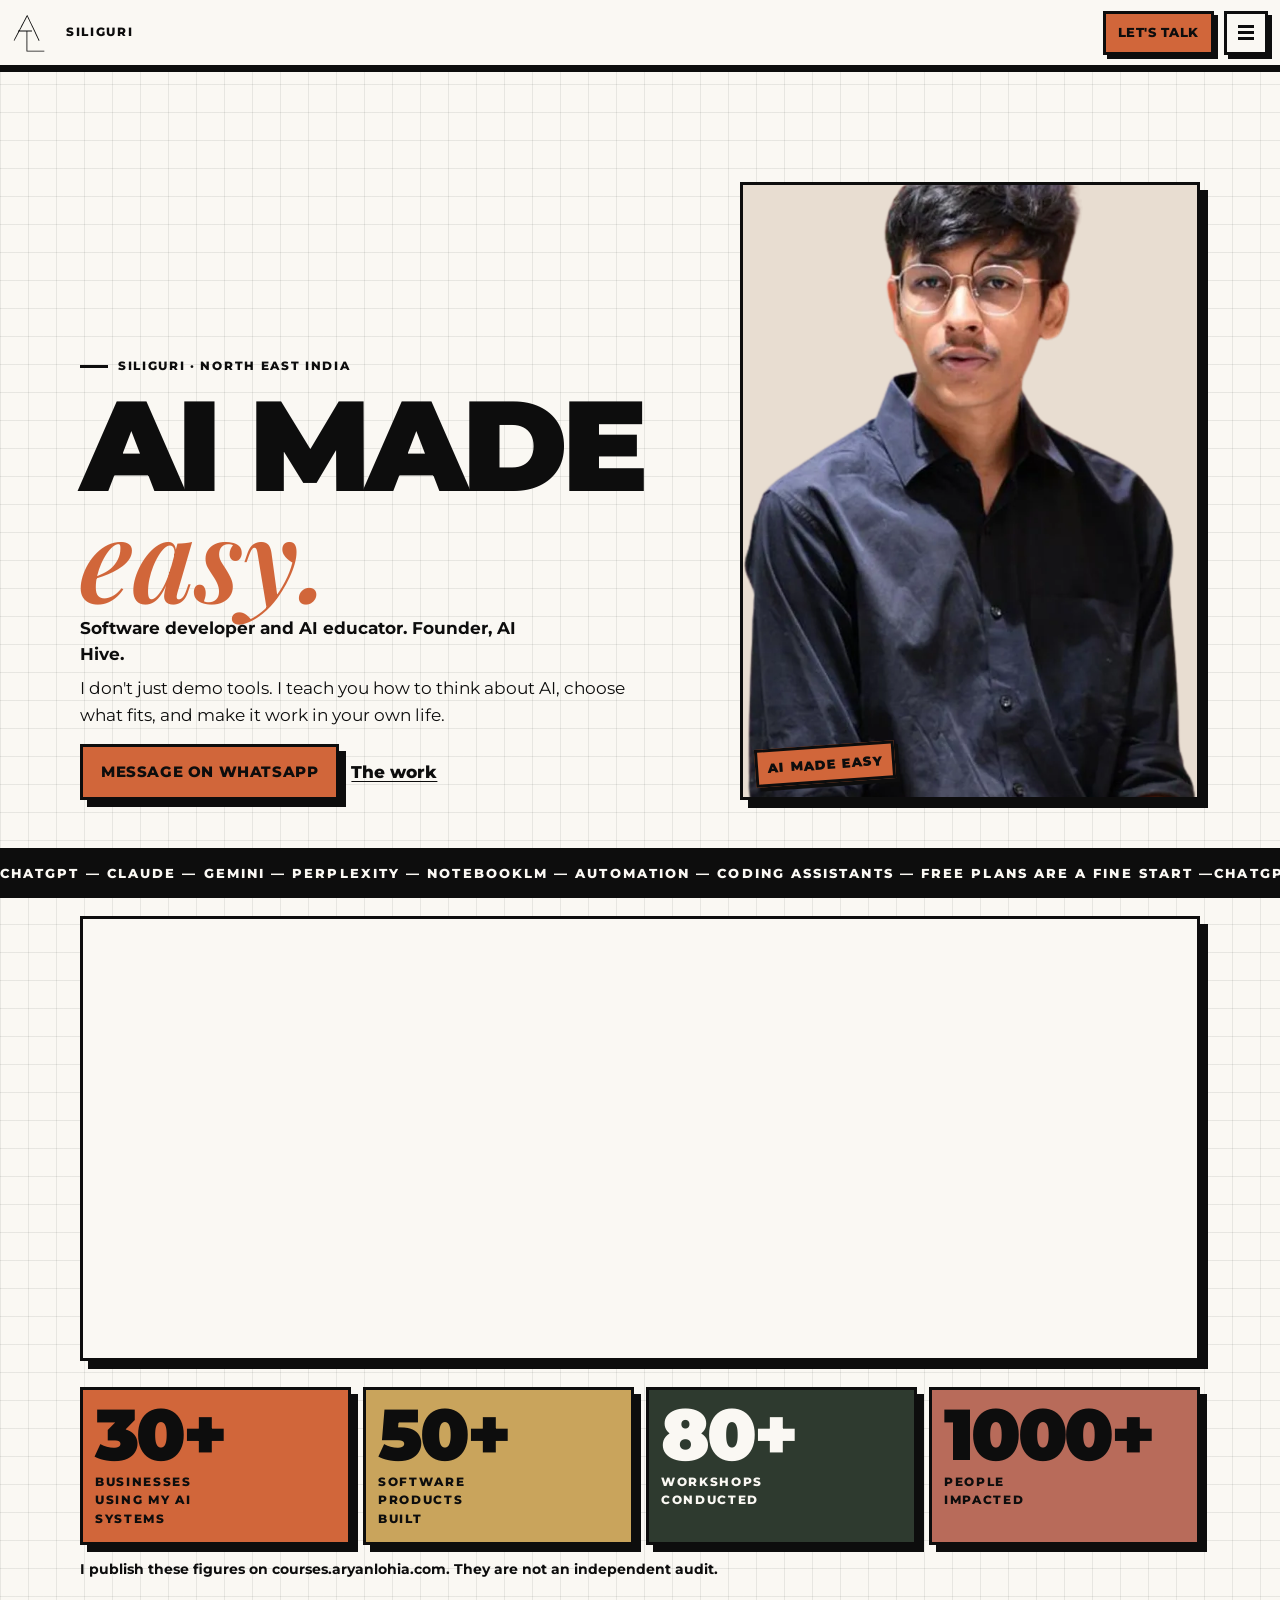
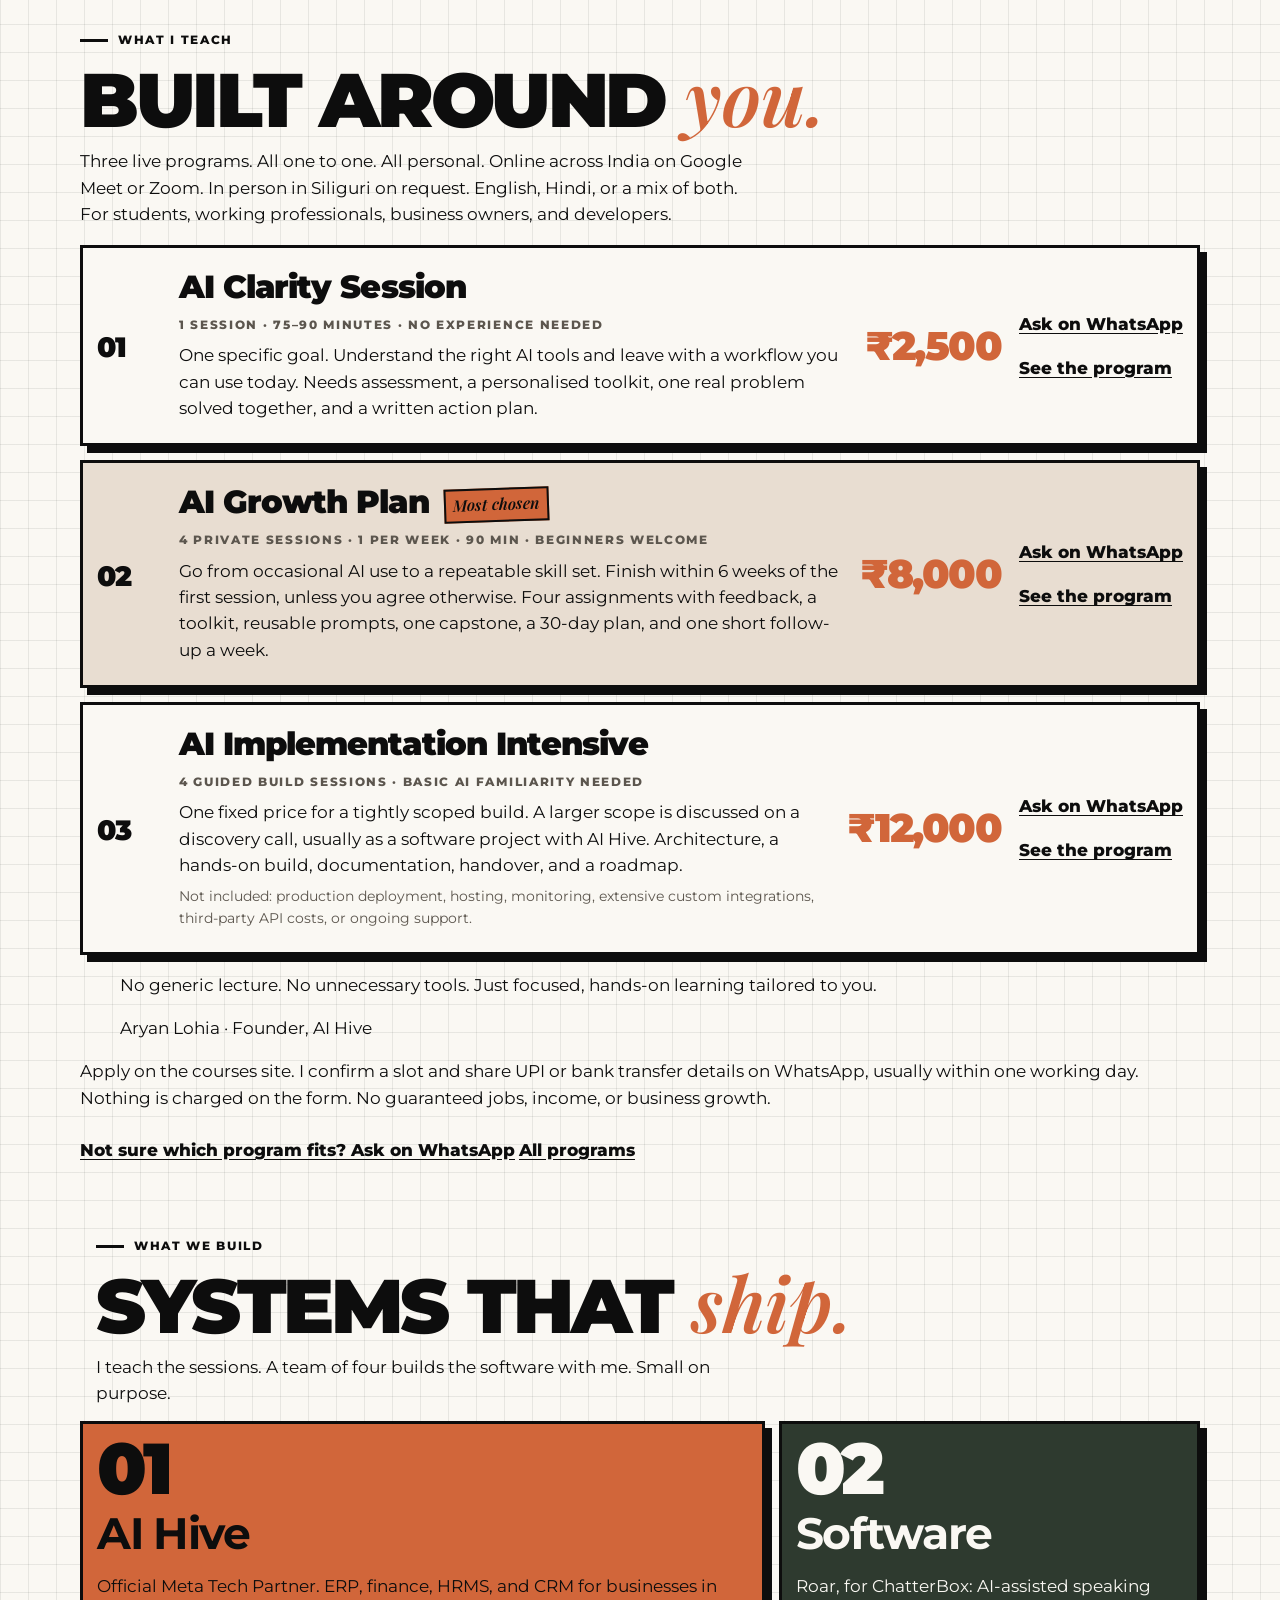
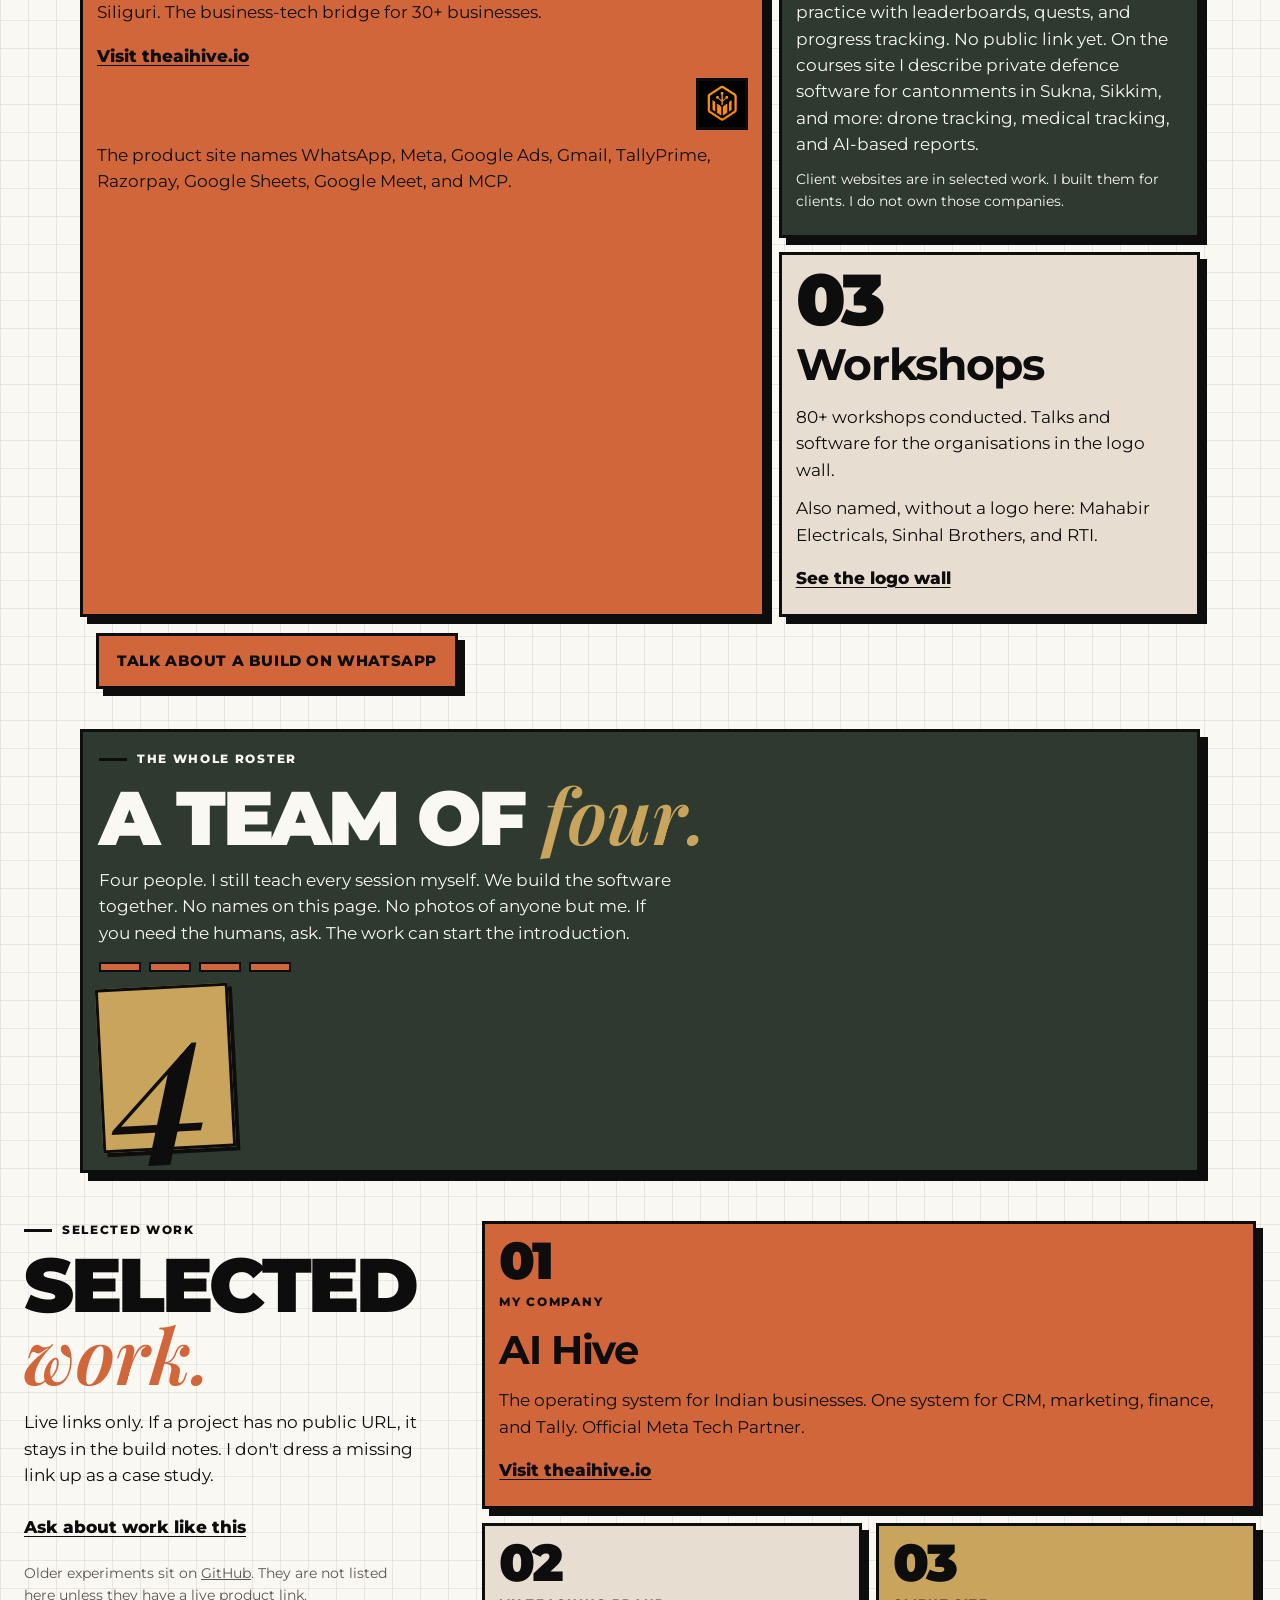
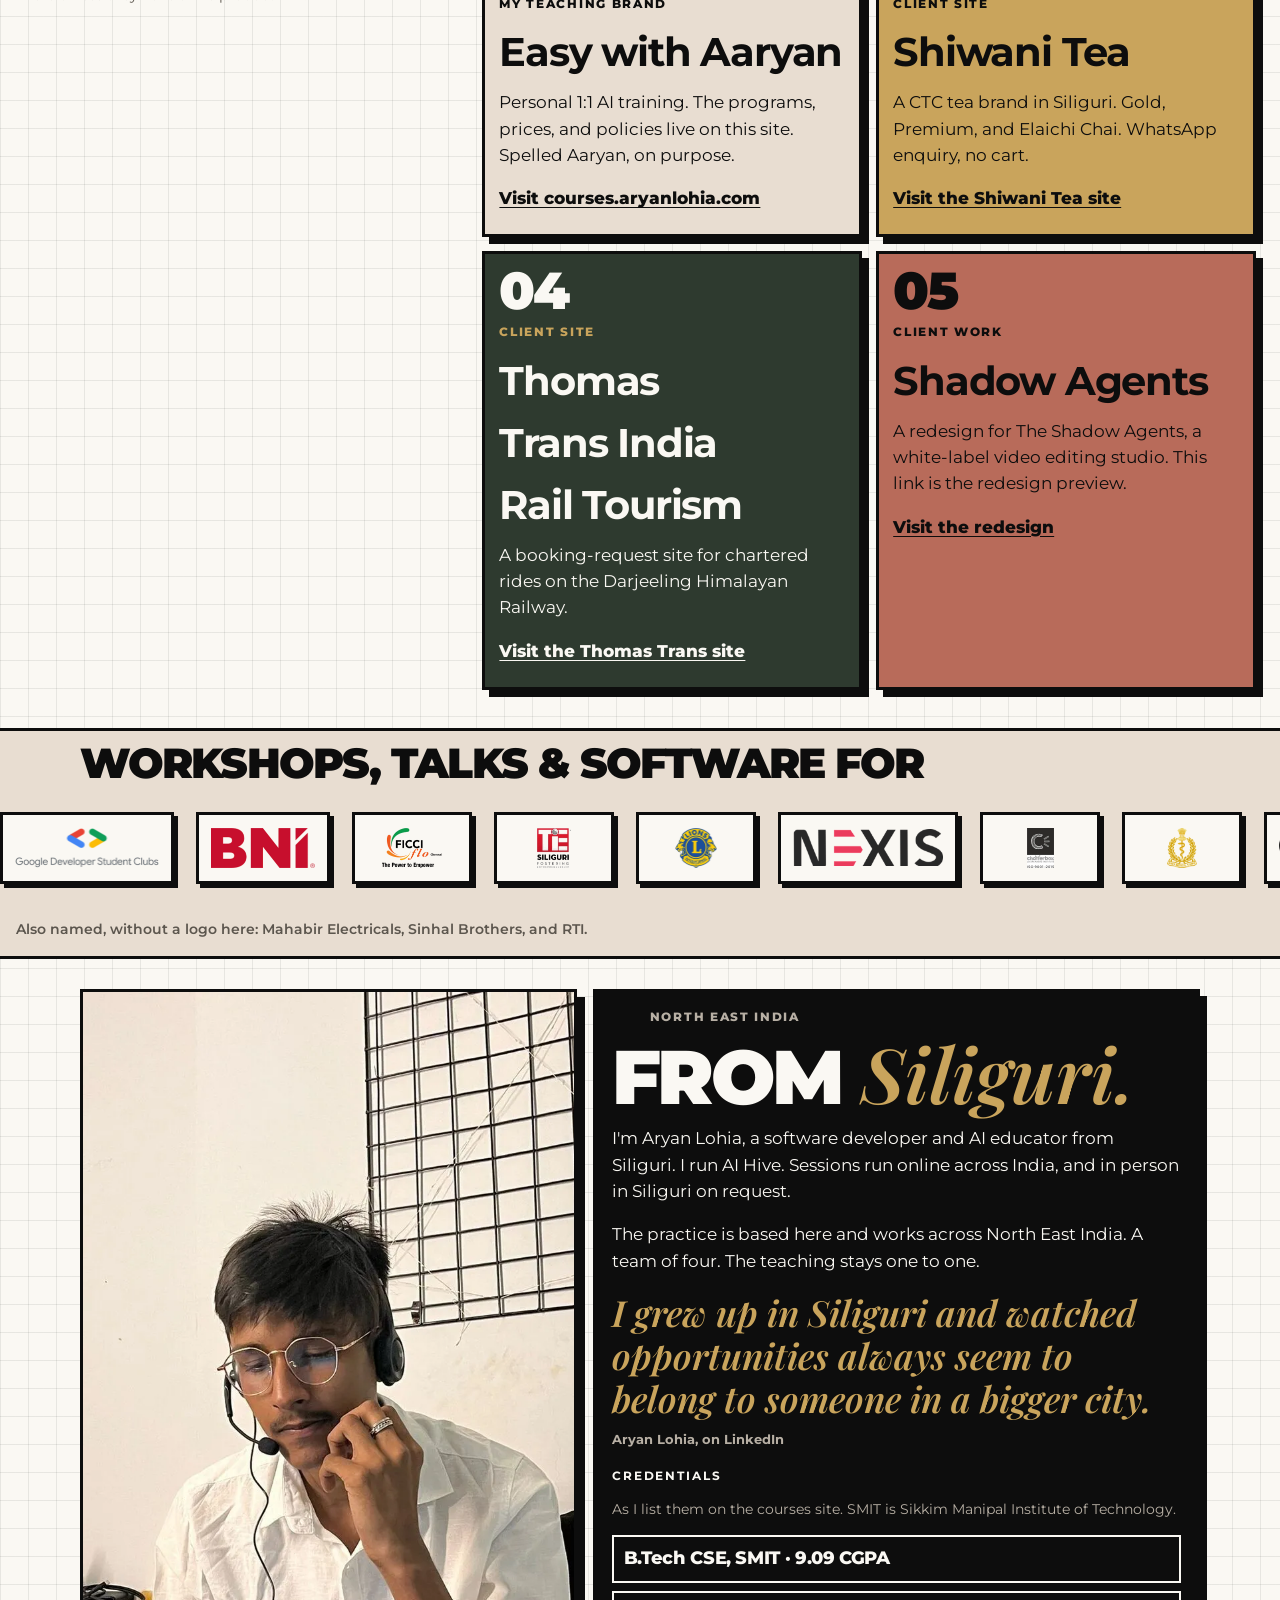
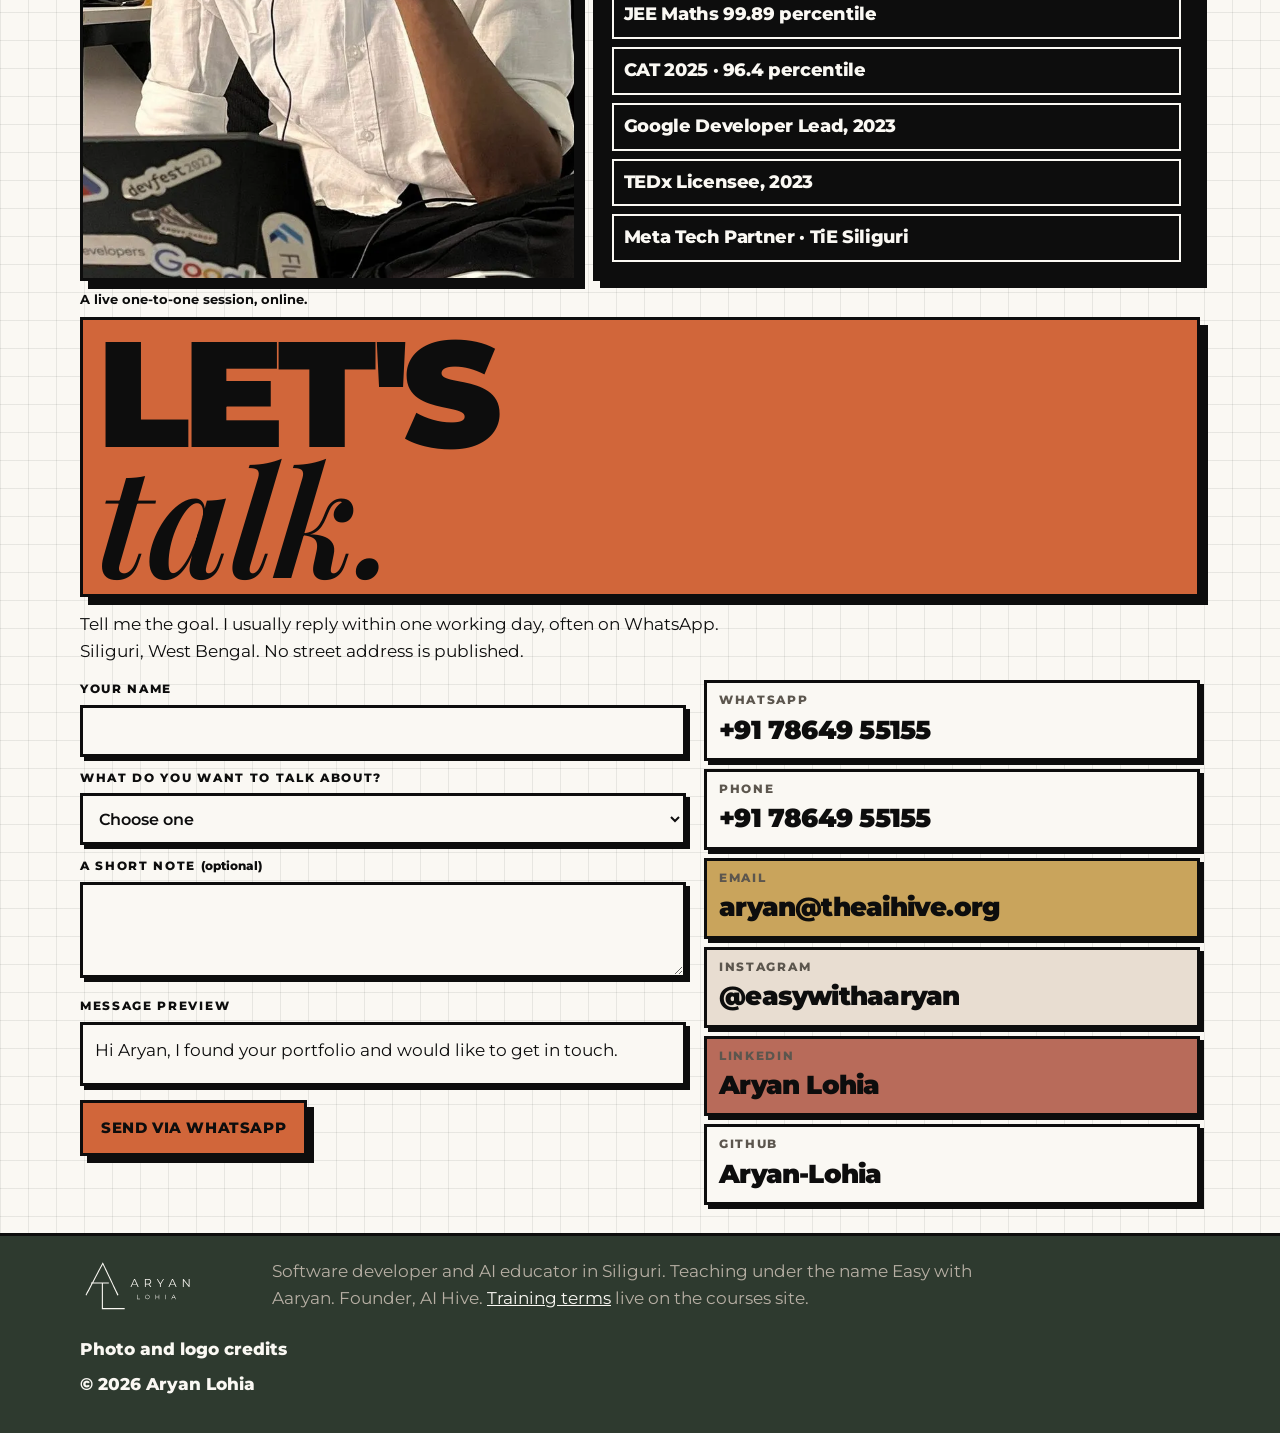
<file: portfolio/index.html>
<!DOCTYPE html>
<html lang="en">
<head>
  <meta charset="utf-8">
  <script>document.documentElement.classList.add("js");</script>
  <meta name="viewport" content="width=device-width, initial-scale=1">
  <title>Aryan Lohia · AI made easy</title>
  <meta name="description" content="Aryan Lohia is a software developer and AI educator from Siliguri. 1:1 AI training and AI systems for businesses across North East India.">
  <meta name="author" content="Aryan Lohia">
  <meta name="theme-color" content="#0D0D0D">
  <link rel="canonical" href="https://aryan-lohia.github.io/portfolio/">
  <meta property="og:type" content="website">
  <meta property="og:site_name" content="Aryan Lohia">
  <meta property="og:locale" content="en_IN">
  <meta property="og:title" content="Aryan Lohia · AI made easy">
  <meta property="og:description" content="Software developer and AI educator from Siliguri. 1:1 AI training, and AI systems for businesses across North East India.">
  <meta property="og:url" content="https://aryan-lohia.github.io/portfolio/">
  <meta property="og:image" content="https://aryan-lohia.github.io/portfolio/assets/og/og-home.jpg">
  <meta property="og:image:secure_url" content="https://aryan-lohia.github.io/portfolio/assets/og/og-home.jpg">
  <meta property="og:image:type" content="image/jpeg">
  <meta property="og:image:width" content="1200">
  <meta property="og:image:height" content="630">
  <meta property="og:image:alt" content="Aryan Lohia beside the line: 1:1 AI training built around you.">
  <meta name="twitter:card" content="summary_large_image">
  <meta name="twitter:title" content="Aryan Lohia · AI made easy">
  <meta name="twitter:description" content="Software developer and AI educator from Siliguri. 1:1 AI training, and AI systems for businesses across North East India.">
  <meta name="twitter:image" content="https://aryan-lohia.github.io/portfolio/assets/og/og-home.jpg">
  <meta name="twitter:image:alt" content="Aryan Lohia beside the line: 1:1 AI training built around you.">
  <link rel="icon" href="assets/img/brand/AL_icon_black.svg" type="image/svg+xml">
  <link rel="icon" href="assets/favicon-32.png" sizes="32x32" type="image/png">
  <link rel="apple-touch-icon" href="assets/apple-touch-icon.png">
  <link rel="preconnect" href="https://fonts.googleapis.com">
  <link rel="preconnect" href="https://fonts.gstatic.com" crossorigin>
  <link href="https://fonts.googleapis.com/css2?family=Montserrat:wght@400;600;800;900&family=Playfair+Display:ital,wght@1,600&display=swap" rel="stylesheet">
  <link rel="preload" as="image" href="assets/img/aryan-lohia-ai-trainer.webp" type="image/webp" fetchpriority="high">
  <link rel="stylesheet" href="assets/css/style.css">
  <noscript><style>#preloader{display:none!important}</style></noscript>
  <script type="application/ld+json">
  {
    "@context": "https://schema.org",
    "@type": "Person",
    "name": "Aryan Lohia",
    "jobTitle": "Software Developer & AI Educator",
    "url": "https://aryan-lohia.github.io/portfolio/",
    "image": "https://aryan-lohia.github.io/portfolio/assets/img/aryan-lohia-ai-trainer.webp",
    "email": "aryan@theaihive.org",
    "telephone": "+917864955155",
    "address": {
      "@type": "PostalAddress",
      "addressLocality": "Siliguri",
      "addressRegion": "West Bengal",
      "addressCountry": "IN"
    },
    "alumniOf": {
      "@type": "CollegeOrUniversity",
      "name": "Sikkim Manipal Institute of Technology"
    },
    "worksFor": {
      "@type": "Organization",
      "name": "AI Hive",
      "url": "https://theaihive.io"
    },
    "knowsLanguage": ["en", "hi"],
    "sameAs": [
      "https://www.instagram.com/easywithaaryan",
      "https://www.linkedin.com/in/Aryan-Lohia",
      "https://github.com/Aryan-Lohia",
      "https://courses.aryanlohia.com",
      "https://theaihive.io"
    ],
    "makesOffer": [
      {
        "@type": "Offer",
        "name": "AI Clarity Session",
        "price": "2500",
        "priceCurrency": "INR",
        "url": "https://courses.aryanlohia.com/ai-clarity-session/"
      },
      {
        "@type": "Offer",
        "name": "AI Growth Plan",
        "price": "8000",
        "priceCurrency": "INR",
        "url": "https://courses.aryanlohia.com/ai-growth-plan/"
      },
      {
        "@type": "Offer",
        "name": "AI Implementation Intensive",
        "price": "12000",
        "priceCurrency": "INR",
        "url": "https://courses.aryanlohia.com/ai-implementation-intensive/"
      }
    ]
  }
  </script>
</head>
<body>
  <div id="preloader" role="status" aria-live="polite">
    <p class="vh" id="pl-status">Loading</p>
    <div class="pl-inner">
      <img class="pl-mark" src="assets/img/brand/AL_icon_black.svg" width="48" height="56" alt="">
      <p class="pl-line" aria-hidden="true"><span id="pl-sans">AI made</span> <em id="pl-serif">easy.</em></p>
    </div>
  </div>

  <a class="skip" href="#main">Skip to content</a>
  <div class="cursor" aria-hidden="true"><span class="cursor-dot"></span><span class="cursor-label"></span></div>

  <header class="site-header on-dark" data-band="charcoal">
    <a class="brand" href="#top" aria-label="Aryan Lohia, back to top" data-cursor="Top">
      <img class="logo-dark" src="assets/img/brand/AL_icon_black.svg" width="34" height="40" alt="">
      <img class="logo-light" src="assets/img/brand/AL_icon_ivory.svg" width="34" height="40" alt="">
    </a>
    <p class="header-place">Siliguri</p>
    <a class="header-wa" href="https://wa.me/917864955155?text=Hi%20Aryan%2C%20I%20visited%20your%20portfolio%20and%20would%20like%20to%20get%20in%20touch." target="_blank" rel="noopener noreferrer" data-wa="Hi Aryan, I visited your portfolio and would like to get in touch." data-cursor="Talk">Let's talk</a>
    <button class="nav-toggle" type="button" aria-expanded="false" aria-controls="site-nav" aria-label="Open menu">
      <span class="nav-toggle-bars" aria-hidden="true"></span>
    </button>
  </header>

  <nav class="nav-overlay" id="site-nav" aria-label="Primary" aria-hidden="true">
    <a href="#teach" data-scramble data-cursor="Go">Teach</a>
    <a href="#build" data-scramble data-cursor="Go">Build</a>
    <a href="#work" data-scramble data-cursor="Go">Work</a>
    <a href="#about" data-scramble data-cursor="Go">About</a>
    <a href="#contact" data-scramble data-cursor="Go">Contact</a>
  </nav>

  <main id="main" tabindex="-1">
    <section class="hero" id="top" data-band="charcoal" aria-labelledby="hero-title">
      <div class="hero-copy">
        <p class="eyebrow"><span class="eyebrow-rule" aria-hidden="true"></span>Siliguri · North East India</p>
        <h1 id="hero-title">
          <span class="hero-line">AI made</span>
          <span class="shine">easy.</span>
        </h1>
        <p class="hero-role">Software developer and AI educator. Founder, AI Hive.</p>
        <p class="support-line">I don't just demo tools. I teach you how to think about AI, choose what fits, and make it work in your own life.</p>
        <div class="cta-row">
          <a class="btn js-magnet" href="https://wa.me/917864955155?text=Hi%20Aryan%2C%20I%20visited%20your%20portfolio%20and%20want%20to%20talk%20about%20AI%20training." target="_blank" rel="noopener noreferrer" data-wa="Hi Aryan, I visited your portfolio and want to talk about AI training." data-cursor="Talk">Message on WhatsApp</a>
          <a class="text-link on-dark" href="#work" data-cursor="Look">The work</a>
        </div>
      </div>
      <div class="hero-figure" id="hero-figure">
        <img src="assets/img/aryan-lohia-ai-trainer.webp" width="640" height="1295" alt="Aryan Lohia, AI trainer and founder of AI Hive" fetchpriority="high" decoding="async">
        <p class="sticker">AI made easy</p>
      </div>
    </section>

    <div class="ticker" data-band="orange">
      <div class="marquee" role="region" aria-label="Tools I teach with">
        <div class="marquee-track">
          <p>ChatGPT — Claude — Gemini — Perplexity — NotebookLM — Automation — Coding assistants — Free plans are a fine start —</p>
          <p aria-hidden="true">ChatGPT — Claude — Gemini — Perplexity — NotebookLM — Automation — Coding assistants — Free plans are a fine start —</p>
        </div>
      </div>
    </div>

    <section class="effect" id="effect" data-band="ivory" aria-labelledby="effect-title">
      <p class="eyebrow reveal"><span class="eyebrow-rule" aria-hidden="true"></span>Not a certificate. A habit.</p>
      <h2 id="effect-title" class="effect-title">
        <span class="reveal">The</span>
        <span class="reveal d1">Aryan Lohia</span>
        <em class="accent reveal d2">effect.</em>
      </h2>
      <p class="effect-body reveal d3">People call it the Aryan Lohia effect. I don't print it on a badge, and I won't pretend someone famous said it. It means I don't stop at the demo. You leave with a workflow you can use.</p>
    </section>

    <section class="stats" id="proof" data-band="orange" aria-labelledby="proof-title">
      <h2 id="proof-title" class="vh">Numbers I publish</h2>
      <ol class="stat-list">
        <li class="stat stat-orange">
          <p class="stat-num">30+</p>
          <p class="stat-label">Businesses using my AI systems</p>
        </li>
        <li class="stat stat-gold">
          <p class="stat-num">50+</p>
          <p class="stat-label">Software products built</p>
        </li>
        <li class="stat stat-forest">
          <p class="stat-num">80+</p>
          <p class="stat-label">Workshops conducted</p>
        </li>
        <li class="stat stat-terra">
          <p class="stat-num">1000+</p>
          <p class="stat-label">People impacted</p>
        </li>
      </ol>
      <p class="stat-note">I publish these figures on courses.aryanlohia.com. They are not an independent audit.</p>
    </section>

    <section class="programs" id="teach" data-band="ivory" aria-labelledby="teach-title">
      <div class="wrap">
        <p class="eyebrow"><span class="eyebrow-rule" aria-hidden="true"></span>What I teach</p>
        <h2 id="teach-title">Built around <em class="accent">you.</em></h2>
        <p class="lede">Three live programs. All one to one. All personal. Online across India on Google Meet or Zoom. In person in Siliguri on request. English, Hindi, or a mix of both. For students, working professionals, business owners, and developers.</p>
      </div>
      <div class="pro-table">
        <article class="pro-row">
          <p class="pro-index">01</p>
          <div class="pro-main">
            <h3><a href="https://courses.aryanlohia.com/ai-clarity-session/" target="_blank" rel="noopener noreferrer">AI Clarity Session</a></h3>
            <p class="pro-meta">1 session · 75–90 minutes · No experience needed</p>
            <p>One specific goal. Understand the right AI tools and leave with a workflow you can use today. Needs assessment, a personalised toolkit, one real problem solved together, and a written action plan.</p>
          </div>
          <p class="pro-price">₹2,500</p>
          <div class="pro-actions">
            <a class="text-link" href="https://wa.me/917864955155?text=Hi%20Aryan%2C%20I%20have%20a%20question%20about%20the%20AI%20Clarity%20Session." target="_blank" rel="noopener noreferrer" data-wa="Hi Aryan, I have a question about the AI Clarity Session." data-cursor="Talk">Ask on WhatsApp</a>
            <a class="text-link" href="https://courses.aryanlohia.com/ai-clarity-session/" target="_blank" rel="noopener noreferrer" data-cursor="Open">See the program<span class="vh"> (opens in a new tab)</span></a>
          </div>
        </article>
        <article class="pro-row is-hot">
          <p class="pro-index">02</p>
          <div class="pro-main">
            <h3><a href="https://courses.aryanlohia.com/ai-growth-plan/" target="_blank" rel="noopener noreferrer">AI Growth Plan</a> <em class="hot">Most chosen</em></h3>
            <p class="pro-meta">4 private sessions · 1 per week · 90 min · Beginners welcome</p>
            <p>Go from occasional AI use to a repeatable skill set. Finish within 6 weeks of the first session, unless you agree otherwise. Four assignments with feedback, a toolkit, reusable prompts, one capstone, a 30-day plan, and one short follow-up a week.</p>
          </div>
          <p class="pro-price">₹8,000</p>
          <div class="pro-actions">
            <a class="text-link" href="https://wa.me/917864955155?text=Hi%20Aryan%2C%20I%20have%20a%20question%20about%20the%20AI%20Growth%20Plan." target="_blank" rel="noopener noreferrer" data-wa="Hi Aryan, I have a question about the AI Growth Plan." data-cursor="Talk">Ask on WhatsApp</a>
            <a class="text-link" href="https://courses.aryanlohia.com/ai-growth-plan/" target="_blank" rel="noopener noreferrer" data-cursor="Open">See the program<span class="vh"> (opens in a new tab)</span></a>
          </div>
        </article>
        <article class="pro-row">
          <p class="pro-index">03</p>
          <div class="pro-main">
            <h3><a href="https://courses.aryanlohia.com/ai-implementation-intensive/" target="_blank" rel="noopener noreferrer">AI Implementation Intensive</a></h3>
            <p class="pro-meta">4 guided build sessions · Basic AI familiarity needed</p>
            <p>One fixed price for a tightly scoped build. A larger scope is discussed on a discovery call, usually as a software project with AI Hive. Architecture, a hands-on build, documentation, handover, and a roadmap.</p>
            <p class="quiet">Not included: production deployment, hosting, monitoring, extensive custom integrations, third-party API costs, or ongoing support.</p>
          </div>
          <p class="pro-price">₹12,000</p>
          <div class="pro-actions">
            <a class="text-link" href="https://wa.me/917864955155?text=Hi%20Aryan%2C%20I%20have%20a%20question%20about%20the%20AI%20Implementation%20Intensive." target="_blank" rel="noopener noreferrer" data-wa="Hi Aryan, I have a question about the AI Implementation Intensive." data-cursor="Talk">Ask on WhatsApp</a>
            <a class="text-link" href="https://courses.aryanlohia.com/ai-implementation-intensive/" target="_blank" rel="noopener noreferrer" data-cursor="Open">See the program<span class="vh"> (opens in a new tab)</span></a>
          </div>
        </article>
      </div>
      <div class="wrap teach-foot">
        <blockquote>
          <p>No generic lecture. No unnecessary tools. Just focused, hands-on learning tailored to you.</p>
          <footer>Aryan Lohia · Founder, AI Hive</footer>
        </blockquote>
        <p>Apply on the courses site. I confirm a slot and share UPI or bank transfer details on WhatsApp, usually within one working day. Nothing is charged on the form. No guaranteed jobs, income, or business growth.</p>
        <p class="teach-links">
          <a class="text-link" href="https://wa.me/917864955155?text=Hi%20Aryan%2C%20I%20have%20a%20question%20about%20which%20program%20fits%20me." target="_blank" rel="noopener noreferrer" data-wa="Hi Aryan, I have a question about which program fits me." data-cursor="Talk">Not sure which program fits? Ask on WhatsApp</a>
          <a class="text-link" href="https://courses.aryanlohia.com/" target="_blank" rel="noopener noreferrer" data-cursor="Open">All programs<span class="vh"> (opens in a new tab)</span></a>
        </p>
      </div>
    </section>

    <section class="services" id="build" data-band="charcoal" aria-labelledby="build-title">
      <div class="wrap">
        <p class="eyebrow"><span class="eyebrow-rule" aria-hidden="true"></span>What we build</p>
        <h2 id="build-title">Systems that <em class="accent">ship.</em></h2>
        <p class="lede on-dark">I teach the sessions. A team of four builds the software with me. Small on purpose.</p>
      </div>
      <div class="svc-list">
        <article class="svc svc-orange">
          <div class="svc-head">
            <p class="svc-num" aria-hidden="true">01</p>
            <div>
              <h3>AI Hive</h3>
              <p class="svc-tease">Official Meta Tech Partner. ERP, finance, HRMS, and CRM for businesses in Siliguri. The business-tech bridge for 30+ businesses.</p>
              <a class="text-link on-dark" href="https://theaihive.io" target="_blank" rel="noopener noreferrer" data-cursor="Open">Visit theaihive.io<span class="vh"> (opens in a new tab)</span></a>
            </div>
            <img class="hive-mark" src="assets/img/aihive-icon.jpeg" width="1080" height="1080" alt="" loading="lazy">
          </div>
          <div class="svc-detail">
            <div class="svc-detail-in">
              <p>The product site names WhatsApp, Meta, Google Ads, Gmail, TallyPrime, Razorpay, Google Sheets, Google Meet, and MCP.</p>
            </div>
          </div>
        </article>
        <article class="svc svc-forest">
          <div class="svc-head">
            <p class="svc-num" aria-hidden="true">02</p>
            <div>
              <h3>Software</h3>
              <p class="svc-tease">Roar, for ChatterBox: AI-assisted speaking practice with leaderboards, quests, and progress tracking. No public link yet. On the courses site I describe private defence software for cantonments in Sukna, Sikkim, and more: drone tracking, medical tracking, and AI-based reports.</p>
            </div>
          </div>
          <div class="svc-detail">
            <div class="svc-detail-in">
              <p class="quiet">Client websites are in selected work. I built them for clients. I do not own those companies.</p>
            </div>
          </div>
        </article>
        <article class="svc svc-sand">
          <div class="svc-head">
            <p class="svc-num" aria-hidden="true">03</p>
            <div>
              <h3>Workshops</h3>
              <p class="svc-tease">80+ workshops conducted. Talks and software for the organisations in the logo wall.</p>
            </div>
          </div>
          <div class="svc-detail">
            <div class="svc-detail-in">
              <p>Also named, without a logo here: Mahabir Electricals, Sinhal Brothers, and RTI.</p>
              <a class="text-link on-dark" href="#logos" data-cursor="Look">See the logo wall</a>
            </div>
          </div>
        </article>
      </div>
      <div class="wrap svc-cta">
        <a class="btn js-magnet" href="https://wa.me/917864955155?text=Hi%20Aryan%2C%20I%20want%20to%20talk%20about%20a%20software%20project%20with%20your%20team." target="_blank" rel="noopener noreferrer" data-wa="Hi Aryan, I want to talk about a software project with your team." data-cursor="Talk">Talk about a build on WhatsApp</a>
      </div>
    </section>

    <section class="team" data-band="forest" aria-labelledby="team-title">
      <p class="eyebrow"><span class="eyebrow-rule" aria-hidden="true"></span>The whole roster</p>
      <h2 id="team-title">A team of <em class="accent">four.</em></h2>
      <p class="team-body">Four people. I still teach every session myself. We build the software together. No names on this page. No photos of anyone but me. If you need the humans, ask. The work can start the introduction.</p>
      <ul class="team-marks" aria-hidden="true"><li></li><li></li><li></li><li></li></ul>
      <p class="team-num" aria-hidden="true">4</p>
    </section>

    <section class="work" id="work" data-band="ivory" aria-labelledby="work-title">
      <div class="work-split">
        <div class="work-intro">
          <p class="eyebrow"><span class="eyebrow-rule" aria-hidden="true"></span>Selected work</p>
          <h2 id="work-title">Selected <em class="accent">work.</em></h2>
          <p>Live links only. If a project has no public URL, it stays in the build notes. I don't dress a missing link up as a case study.</p>
          <a class="text-link" href="https://wa.me/917864955155?text=Hi%20Aryan%2C%20I%20saw%20your%20selected%20work%20and%20want%20to%20talk%20about%20a%20similar%20project." target="_blank" rel="noopener noreferrer" data-wa="Hi Aryan, I saw your selected work and want to talk about a similar project." data-cursor="Talk">Ask about work like this</a>
          <p class="quiet">Older experiments sit on <a href="https://github.com/Aryan-Lohia" data-cursor="Open">GitHub</a>. They are not listed here unless they have a live product link.</p>
        </div>
        <div class="work-rows">
          <article class="project tile-orange">
            <p class="project-index">01</p>
            <div>
              <p class="project-kind">My company</p>
              <h3>AI Hive</h3>
              <p>The operating system for Indian businesses. One system for CRM, marketing, finance, and Tally. Official Meta Tech Partner.</p>
              <a class="text-link" href="https://theaihive.io" target="_blank" rel="noopener noreferrer" data-cursor="Open">Visit theaihive.io<span class="vh"> (opens in a new tab)</span></a>
            </div>
          </article>
          <article class="project tile-sand">
            <p class="project-index">02</p>
            <div>
              <p class="project-kind">My teaching brand</p>
              <h3>Easy with Aaryan</h3>
              <p>Personal 1:1 AI training. The programs, prices, and policies live on this site. Spelled Aaryan, on purpose.</p>
              <a class="text-link" href="https://courses.aryanlohia.com" target="_blank" rel="noopener noreferrer" data-cursor="Open">Visit courses.aryanlohia.com<span class="vh"> (opens in a new tab)</span></a>
            </div>
          </article>
          <article class="project tile-gold">
            <p class="project-index">03</p>
            <div>
              <p class="project-kind">Client site</p>
              <h3>Shiwani Tea</h3>
              <p>A CTC tea brand in Siliguri. Gold, Premium, and Elaichi Chai. WhatsApp enquiry, no cart.</p>
              <a class="text-link" href="https://aryan-lohia.github.io/Shiwani-tea/" target="_blank" rel="noopener noreferrer" data-cursor="Open">Visit the Shiwani Tea site<span class="vh"> (opens in a new tab)</span></a>
            </div>
          </article>
          <article class="project tile-forest">
            <p class="project-index">04</p>
            <div>
              <p class="project-kind">Client site</p>
              <h3>Thomas Trans India Rail Tourism</h3>
              <p>A booking-request site for chartered rides on the Darjeeling Himalayan Railway.</p>
              <a class="text-link" href="https://aryan-lohia.github.io/transindiarail/" target="_blank" rel="noopener noreferrer" data-cursor="Open">Visit the Thomas Trans site<span class="vh"> (opens in a new tab)</span></a>
            </div>
          </article>
          <article class="project tile-terra">
            <p class="project-index">05</p>
            <div>
              <p class="project-kind">Client work</p>
              <h3>Shadow Agents</h3>
              <p>A redesign for The Shadow Agents, a white-label video editing studio. This link is the redesign preview.</p>
              <a class="text-link" href="https://aryan-lohia.github.io/shadow-agents/" target="_blank" rel="noopener noreferrer" data-cursor="Open">Visit the redesign<span class="vh"> (opens in a new tab)</span></a>
            </div>
          </article>
        </div>
      </div>
    </section>

    <section class="logos" id="logos" data-band="sand" aria-labelledby="logos-title">
      <h2 id="logos-title">Workshops, talks &amp; software for</h2>
      <div class="marquee logo-marquee">
        <ul class="marquee-track logo-track">
          <li><img src="assets/img/logos/google-developer-student-clubs.webp" width="577" height="160" alt="Google Developer Student Clubs" loading="lazy"></li>
          <li><img src="assets/img/logos/bni.webp" width="415" height="160" alt="BNI" loading="lazy"></li>
          <li><img src="assets/img/logos/ficci-flo.webp" width="238" height="160" alt="FICCI FLO" loading="lazy"></li>
          <li><img src="assets/img/logos/tie-siliguri.webp" width="134" height="160" alt="TiE Siliguri" loading="lazy"></li>
          <li><img src="assets/img/logos/lions-international.webp" width="171" height="160" alt="Lions Clubs International" loading="lazy"></li>
          <li><img src="assets/img/logos/nexis.webp" width="491" height="120" alt="Nexis" loading="lazy"></li>
          <li><img src="assets/img/logos/chatterbox.webp" width="108" height="160" alt="ChatterBox, JD Speakers Institute" loading="lazy"></li>
          <li><img src="assets/img/logos/army-medical-corps.webp" width="169" height="220" alt="Army Medical Corps, Indian Army" loading="lazy"></li>
          <li><img src="assets/img/logos/globalreach.webp" width="621" height="120" alt="GlobalReach Siliguri" loading="lazy"></li>
          <li><img src="assets/img/logos/bnb.webp" width="248" height="123" alt="Business N Buddies (BNB)" loading="lazy"></li>
          <li aria-hidden="true"><img src="assets/img/logos/google-developer-student-clubs.webp" width="577" height="160" alt="" loading="lazy"></li>
          <li aria-hidden="true"><img src="assets/img/logos/bni.webp" width="415" height="160" alt="" loading="lazy"></li>
          <li aria-hidden="true"><img src="assets/img/logos/ficci-flo.webp" width="238" height="160" alt="" loading="lazy"></li>
          <li aria-hidden="true"><img src="assets/img/logos/tie-siliguri.webp" width="134" height="160" alt="" loading="lazy"></li>
          <li aria-hidden="true"><img src="assets/img/logos/lions-international.webp" width="171" height="160" alt="" loading="lazy"></li>
          <li aria-hidden="true"><img src="assets/img/logos/nexis.webp" width="491" height="120" alt="" loading="lazy"></li>
          <li aria-hidden="true"><img src="assets/img/logos/chatterbox.webp" width="108" height="160" alt="" loading="lazy"></li>
          <li aria-hidden="true"><img src="assets/img/logos/army-medical-corps.webp" width="169" height="220" alt="" loading="lazy"></li>
          <li aria-hidden="true"><img src="assets/img/logos/globalreach.webp" width="621" height="120" alt="" loading="lazy"></li>
          <li aria-hidden="true"><img src="assets/img/logos/bnb.webp" width="248" height="123" alt="" loading="lazy"></li>
        </ul>
      </div>
      <p class="also-named">Also named, without a logo here: Mahabir Electricals, Sinhal Brothers, and RTI.</p>
    </section>

    <section class="about" id="about" data-band="charcoal" aria-labelledby="about-title">
      <div class="about-split">
        <figure class="about-photo">
          <img src="assets/img/aryan-lohia-live-ai-session.webp" width="1000" height="1333" alt="Aryan Lohia teaching a live one-on-one AI session online" loading="lazy">
          <figcaption>A live one-to-one session, online.</figcaption>
        </figure>
        <div class="about-copy">
          <p class="eyebrow"><span class="eyebrow-rule" aria-hidden="true"></span>North East India</p>
          <h2 id="about-title">From <em class="accent">Siliguri.</em></h2>
          <p class="lede on-dark">I'm Aryan Lohia, a software developer and AI educator from Siliguri. I run AI Hive. Sessions run online across India, and in person in Siliguri on request.</p>
          <p>The practice is based here and works across North East India. A team of four. The teaching stays one to one.</p>
          <blockquote>
            <p>I grew up in Siliguri and watched opportunities always seem to belong to someone in a bigger city.</p>
            <footer>Aryan Lohia, on LinkedIn</footer>
          </blockquote>
          <h3>Credentials</h3>
          <p class="quiet">As I list them on the courses site. SMIT is Sikkim Manipal Institute of Technology.</p>
          <ul class="creds">
            <li>B.Tech CSE, SMIT · 9.09 CGPA</li>
            <li>JEE Maths 99.89 percentile</li>
            <li>CAT 2025 · 96.4 percentile</li>
            <li>Google Developer Lead, 2023</li>
            <li>TEDx Licensee, 2023</li>
            <li>Meta Tech Partner · TiE Siliguri</li>
          </ul>
        </div>
      </div>
    </section>

    <section class="contact" id="contact" data-band="charcoal" aria-labelledby="contact-title">
      <h2 id="contact-title">
        <a class="lets" href="https://wa.me/917864955155?text=Hi%20Aryan%2C%20I%20found%20your%20portfolio%20and%20would%20like%20to%20get%20in%20touch." target="_blank" rel="noopener noreferrer" data-wa="Hi Aryan, I found your portfolio and would like to get in touch." data-cursor="Talk">Let's <em>talk.</em></a>
      </h2>
      <p class="lede on-dark">Tell me the goal. I usually reply within one working day, often on WhatsApp. Siliguri, West Bengal. No street address is published.</p>

      <div class="contact-split">
        <form id="enquiry" action="#contact" novalidate>
          <div class="field" id="field-name">
            <label for="name">Your name</label>
            <input id="name" name="name" type="text" autocomplete="name" maxlength="80" required>
            <p class="error" id="name-error" role="alert"></p>
          </div>
          <div class="field" id="field-interest">
            <label for="interest">What do you want to talk about?</label>
            <select id="interest" name="interest" required>
              <option value="">Choose one</option>
              <option>1:1 AI training</option>
              <option>A software project</option>
              <option>A workshop or talk</option>
            </select>
            <p class="error" id="interest-error" role="alert"></p>
          </div>
          <div class="field">
            <label for="note">A short note <span class="optional">(optional)</span></label>
            <textarea id="note" name="note" maxlength="400" rows="3"></textarea>
          </div>
          <p class="preview-label" id="preview-label">Message preview</p>
          <p class="preview" id="wa-preview" aria-live="polite" aria-labelledby="preview-label">Hi Aryan, I found your portfolio and would like to get in touch.</p>
          <a class="btn js-magnet" id="send-wa" href="https://wa.me/917864955155?text=Hi%20Aryan%2C%20I%20found%20your%20portfolio%20and%20would%20like%20to%20get%20in%20touch." target="_blank" rel="noopener noreferrer" data-wa="Hi Aryan, I found your portfolio and would like to get in touch." data-cursor="Send">Send via WhatsApp</a>
          <noscript>
            <p class="quiet">JavaScript is off, so the form cannot add your name. The button still opens WhatsApp with a ready message.</p>
          </noscript>
        </form>
        <address class="contact-list">
          <a href="https://wa.me/917864955155?text=Hi%20Aryan%2C%20I%20found%20your%20portfolio%20and%20would%20like%20to%20get%20in%20touch." target="_blank" rel="noopener noreferrer" data-wa="Hi Aryan, I found your portfolio and would like to get in touch." data-cursor="Talk"><span>WhatsApp</span><strong>+91 78649 55155</strong></a>
          <a href="tel:+917864955155" data-cursor="Call"><span>Phone</span><strong>+91 78649 55155</strong></a>
          <a href="mailto:aryan@theaihive.org" data-cursor="Mail"><span>Email</span><strong>aryan@theaihive.org</strong></a>
          <a href="https://www.instagram.com/easywithaaryan" target="_blank" rel="me noopener noreferrer" data-cursor="Open"><span>Instagram</span><strong>@easywithaaryan</strong></a>
          <a href="https://www.linkedin.com/in/Aryan-Lohia" target="_blank" rel="me noopener noreferrer" data-cursor="Open"><span>LinkedIn</span><strong>Aryan Lohia</strong></a>
          <a href="https://github.com/Aryan-Lohia" target="_blank" rel="me noopener noreferrer" data-cursor="Open"><span>GitHub</span><strong>Aryan-Lohia</strong></a>
        </address>
      </div>
    </section>
  </main>

  <footer class="site-footer" data-band="forest">
    <div class="wrap footer-row">
      <a class="footer-brand" href="#top" aria-label="Aryan Lohia, back to top">
        <img src="assets/img/brand/AL_horizontal_ivory.svg" width="115" height="52" alt="">
      </a>
      <p>Software developer and AI educator in Siliguri. Teaching under the name Easy with Aaryan. Founder, AI Hive. <a href="https://courses.aryanlohia.com/terms/" target="_blank" rel="noopener noreferrer">Training terms</a> live on the courses site.</p>
    </div>
    <div class="wrap">
      <details class="credits">
        <summary>Photo and logo credits</summary>
        <ul>
          <li>Portrait, hero. Author: Aryan Lohia. Source: <a href="https://courses.aryanlohia.com/assets/img/aryan-lohia-ai-trainer.webp">courses.aryanlohia.com</a>. Published by him on the courses site.</li>
          <li>Live session photo. Author: Aryan Lohia. Source: <a href="https://courses.aryanlohia.com/assets/img/aryan-lohia-live-ai-session.webp">courses.aryanlohia.com</a>. Published by him on the courses site.</li>
          <li>Link preview. Author: Aryan Lohia, Easy with Aaryan. Source: <a href="https://courses.aryanlohia.com/assets/img/og/og-home.jpg">og-home.jpg</a>.</li>
          <li>AL icon (black and ivory) and horizontal monogram. Author: Aryan Lohia. Source: Brand Kit v2, 2026. Supplied SVG artwork, not retyped.</li>
          <li>Favicon and Apple touch icon. Source: courses.aryanlohia.com.</li>
          <li>AI Hive icon. Author: AI Hive. Source: <a href="https://theaihive.io/brand/logoicon.jpeg">theaihive.io/brand/logoicon.jpeg</a>.</li>
          <li>Organisation logos (Google Developer Student Clubs, BNI, FICCI FLO, TiE Siliguri, Lions Clubs International, Nexis, ChatterBox, Army Medical Corps, GlobalReach Siliguri, Business N Buddies). Authors: the named organisations. Source: the logo row on courses.aryanlohia.com. Shown because he already lists that work. Trademarks stay with them.</li>
        </ul>
        <p>Full list: <a href="assets/CREDITS.json">assets/CREDITS.json</a>.</p>
      </details>
      <p class="copy">© 2026 Aryan Lohia</p>
    </div>
  </footer>

  <div class="mobile-bar">
    <a class="btn" href="https://wa.me/917864955155?text=Hi%20Aryan%2C%20I%20was%20looking%20at%20your%20portfolio%20on%20my%20phone%20and%20would%20like%20to%20talk." target="_blank" rel="noopener noreferrer" data-wa="Hi Aryan, I was looking at your portfolio on my phone and would like to talk." data-cursor="Talk">Let's talk</a>
  </div>

  <script src="assets/js/main.js"></script>
</body>
</html>
</file>
<file: portfolio/assets/css/style.css>
/* Neo-brutal portfolio. Ivory field, 3px ink, hard offset shadows. No gradients, no glow. */

:root {
  --ink: #0D0D0D;
  --ivory: #FAF8F3;
  --sand: #E8DDD1;
  --orange: #D1663A;
  --gold: #C9A45C;
  --forest: #2E3A2F;
  --terra: #B86B5A;
  --stone: #B7AFA4;
  --muted: #5C564E;
  --sans: "Montserrat", "Segoe UI", sans-serif;
  --serif: "Playfair Display", Georgia, serif;
  --line: 3px solid var(--ink);
  --shadow: 7px 7px 0 var(--ink);
  --shadow-sm: 4px 4px 0 var(--ink);
  --nav-h: 68px;
  color-scheme: light;
}

*, *::before, *::after { box-sizing: border-box; }

html { scroll-behavior: smooth; background: var(--ivory); overflow-x: clip; }

body {
  margin: 0;
  background-color: var(--ivory);
  background-image:
    linear-gradient(to right, rgba(13, 13, 13, .08) 1px, transparent 1px),
    linear-gradient(to bottom, rgba(13, 13, 13, .08) 1px, transparent 1px);
  background-size: 28px 28px;
  color: var(--ink);
  font-family: var(--sans);
  font-size: 17px;
  font-weight: 400;
  line-height: 1.55;
  overflow-x: clip;
}

img { max-width: 100%; height: auto; }
h1, h2, h3 { text-wrap: balance; }
a { color: inherit; }

:focus-visible { outline: 3px solid var(--ink); outline-offset: 3px; }
.tile-forest :focus-visible,
.svc-forest :focus-visible,
.stat-forest :focus-visible,
.site-footer :focus-visible { outline-color: var(--ivory); }

.skip {
  position: absolute;
  left: 12px;
  top: -60px;
  z-index: 90;
  background: var(--orange);
  color: var(--ink);
  border: var(--line);
  box-shadow: var(--shadow-sm);
  padding: 10px 14px;
  font-weight: 800;
  text-decoration: none;
  min-height: 44px;
}
.skip:focus { top: 10px; }

.vh {
  position: absolute;
  width: 1px;
  height: 1px;
  padding: 0;
  margin: -1px;
  overflow: hidden;
  clip: rect(0 0 0 0);
  white-space: nowrap;
  border: 0;
}

.wrap { width: min(1120px, calc(100% - 32px)); margin-inline: auto; }

.eyebrow, .tag, .pro-meta, .project-kind, .stat-label, .contact-list span, .field label, .preview-label {
  font-weight: 800;
  letter-spacing: .14em;
  text-transform: uppercase;
  font-size: 12px;
}
.eyebrow { display: flex; align-items: center; gap: 10px; margin: 0 0 12px; }
.eyebrow-rule { width: 28px; height: 3px; background: var(--ink); flex: none; }

h1, h2, .stat-num, .svc-num, .team-num, .project-index, .pro-index, .lets {
  font-family: var(--sans);
  font-weight: 900;
  letter-spacing: -.045em;
  line-height: .9;
  text-transform: uppercase;
}

h2 { margin: 0 0 14px; font-size: clamp(36px, 7vw, 76px); }

.accent, .shine, .hot, .lets em, .effect-title em {
  font-family: var(--serif);
  font-style: italic;
  font-weight: 600;
  text-transform: none;
  letter-spacing: 0;
}
h2 .accent, .effect-title em { color: var(--orange); }

.lede { max-width: 42rem; margin: 0 0 14px; }
.quiet { color: var(--muted); font-size: 14px; }

.text-link {
  font-weight: 800;
  text-decoration: underline;
  text-underline-offset: .18em;
  min-height: 44px;
  display: inline-flex;
  align-items: center;
}

.btn, .header-wa, .press {
  transition: transform .12s linear, box-shadow .12s linear;
}
.btn {
  display: inline-flex;
  align-items: center;
  justify-content: center;
  min-height: 56px;
  padding: 0 18px;
  border: var(--line);
  border-radius: 0;
  background: var(--orange);
  color: var(--ink);
  box-shadow: var(--shadow);
  font-family: inherit;
  font-size: 15px;
  font-weight: 800;
  letter-spacing: .04em;
  text-transform: uppercase;
  text-decoration: none;
  white-space: nowrap;
  cursor: pointer;
}
.btn:hover, .btn:focus-visible, .header-wa:hover, .press:hover {
  transform: translate(3px, 3px);
  box-shadow: 3px 3px 0 var(--ink);
}
.btn:active, .header-wa:active, .press:active {
  transform: translate(7px, 7px);
  box-shadow: 0 0 0 var(--ink);
}

.js .reveal { opacity: 0; transform: translateY(16px); transition: opacity .35s linear, transform .35s linear; }
.js .reveal.in { opacity: 1; transform: none; }
.js .reveal.d1 { transition-delay: .06s; }
.js .reveal.d2 { transition-delay: .12s; }
.js .reveal.d3 { transition-delay: .18s; }

section[id], #logos { scroll-margin-top: calc(var(--nav-h) + 10px); }

/* Loader */

#preloader {
  position: fixed;
  inset: 0;
  z-index: 1000;
  display: flex;
  align-items: center;
  justify-content: center;
  background: var(--ivory);
  animation: plFailsafe .2s linear 4.6s forwards;
}
#preloader.done { opacity: 0; visibility: hidden; pointer-events: none; }
@keyframes plFailsafe { to { opacity: 0; visibility: hidden; pointer-events: none; } }
.pl-inner {
  background: var(--orange);
  color: var(--ink);
  border: var(--line);
  box-shadow: 8px 8px 0 var(--ink);
  padding: 22px 20px 18px;
  text-align: center;
}
.pl-mark { width: 48px; height: 56px; display: block; margin: 0 auto 10px; }
.pl-line { margin: 0; font-size: clamp(36px, 8vw, 64px); font-weight: 900; letter-spacing: -.04em; text-transform: uppercase; line-height: .9; }
.pl-line em {
  display: block;
  font-family: var(--serif);
  font-style: italic;
  font-weight: 600;
  text-transform: none;
  color: var(--ink);
  -webkit-text-fill-color: var(--ink);
}
#pl-sans, #pl-serif { opacity: 0; }
.js.ready #pl-sans, .js.ready #pl-serif,
html:not(.js) #pl-sans, html:not(.js) #pl-serif { opacity: 1; }

.cursor { display: none !important; }

/* Header */

.site-header, .site-header.on-dark, .site-header.is-solid, .site-header.menu-open {
  position: fixed;
  inset: 0 0 auto 0;
  z-index: 70;
  height: var(--nav-h);
  display: flex;
  align-items: center;
  gap: 10px;
  padding: 0 12px;
  background: var(--ivory);
  color: var(--ink);
  border-bottom: var(--line);
  box-shadow: 0 4px 0 var(--ink);
}
.brand { display: inline-flex; min-width: 44px; min-height: 44px; align-items: center; }
.brand img { width: 34px; height: 40px; display: block; }
.logo-light { display: none !important; }
.logo-dark { display: block !important; }
.header-place { margin: 0; font-size: 12px; font-weight: 800; letter-spacing: .14em; text-transform: uppercase; }
.header-wa {
  margin-left: auto;
  min-height: 44px;
  padding: 0 12px;
  display: inline-flex;
  align-items: center;
  background: var(--orange);
  color: var(--ink);
  border: var(--line);
  box-shadow: var(--shadow-sm);
  font-weight: 800;
  text-decoration: none;
  text-transform: uppercase;
  letter-spacing: .04em;
  font-size: 13px;
}
.nav-toggle {
  width: 44px;
  height: 44px;
  border: var(--line);
  background: var(--ivory);
  box-shadow: var(--shadow-sm);
  display: inline-flex;
  align-items: center;
  justify-content: center;
  cursor: pointer;
}
.nav-toggle:hover { transform: translate(2px, 2px); box-shadow: 2px 2px 0 var(--ink); }
.nav-toggle-bars, .nav-toggle-bars::before, .nav-toggle-bars::after {
  display: block; width: 16px; height: 3px; background: var(--ink); position: relative;
}
.nav-toggle-bars::before, .nav-toggle-bars::after { content: ""; position: absolute; left: 0; }
.nav-toggle-bars::before { top: -6px; }
.nav-toggle-bars::after { top: 6px; }
.nav-toggle[aria-expanded="true"] .nav-toggle-bars { background: transparent; }
.nav-toggle[aria-expanded="true"] .nav-toggle-bars::before,
.nav-toggle[aria-expanded="true"] .nav-toggle-bars::after { top: 0; }
.nav-toggle[aria-expanded="true"] .nav-toggle-bars::before { transform: rotate(45deg); }
.nav-toggle[aria-expanded="true"] .nav-toggle-bars::after { transform: rotate(-45deg); }

.nav-overlay {
  position: fixed;
  inset: 0;
  z-index: 60;
  background: var(--sand);
  color: var(--ink);
  display: flex;
  flex-direction: column;
  justify-content: center;
  gap: 10px;
  padding: calc(var(--nav-h) + 16px) 16px 24px;
  visibility: hidden;
  pointer-events: none;
}
.nav-overlay.open { visibility: visible; pointer-events: auto; }
.nav-overlay a {
  font-size: clamp(32px, 8vw, 64px);
  font-weight: 900;
  letter-spacing: -.04em;
  text-transform: uppercase;
  text-decoration: none;
  line-height: 1;
  border: var(--line);
  box-shadow: 5px 5px 0 var(--ink);
  background: var(--ivory);
  padding: 8px 14px;
  width: max-content;
  max-width: 100%;
}
.nav-overlay a:nth-child(2) { background: var(--orange); }
.nav-overlay a:nth-child(3) { background: var(--gold); }
.nav-overlay a:nth-child(4) { background: var(--ivory); }
.nav-overlay a:nth-child(5) { background: var(--terra); }
.nav-overlay a:hover { transform: translate(3px, 3px); box-shadow: 2px 2px 0 var(--ink); }

/* Hero */

.hero {
  display: grid;
  gap: 18px;
  padding: calc(var(--nav-h) + 18px) 16px 28px;
  color: var(--ink);
}
.hero h1 {
  margin: 0 0 10px;
  font-size: clamp(56px, 15vw, 128px);
  color: var(--ink);
}
.hero h1 .shine {
  display: block;
  margin-top: .02em;
  font-size: .9em;
  line-height: .86;
  margin-bottom: .08em;
  color: #D1663A;
  -webkit-text-fill-color: #D1663A;
  background: none;
  opacity: 1;
  text-shadow: none;
}
.hero-role { margin: 0 0 8px; font-weight: 700; max-width: 28rem; }
.support-line { margin: 0; max-width: 36rem; }
.cta-row { display: flex; flex-wrap: wrap; align-items: center; gap: 12px; margin-top: 16px; }
.hero-figure {
  position: relative;
  justify-self: end;
  width: min(100%, 460px);
  border: var(--line);
  background: var(--sand);
  box-shadow: 8px 8px 0 var(--ink);
}
.hero-figure img {
  display: block;
  width: 100%;
  height: 280px;
  object-fit: cover;
  object-position: center 12%;
}
.sticker {
  position: absolute;
  left: 12px;
  bottom: 14px;
  margin: 0;
  background: var(--orange);
  color: var(--ink);
  border: var(--line);
  box-shadow: var(--shadow-sm);
  padding: 6px 10px;
  font-weight: 900;
  font-size: 13px;
  letter-spacing: .08em;
  text-transform: uppercase;
  transform: rotate(-4deg);
}

/* Ticker */

.ticker {
  background: var(--ink);
  color: var(--ivory);
  border-top: var(--line);
  border-bottom: var(--line);
  overflow: hidden;
}
.marquee { overflow: hidden; width: 100%; max-width: 100%; }
.marquee-track { display: flex; width: max-content; animation: ticker 28s linear infinite; }
.ticker .marquee-track p {
  margin: 0;
  padding: 12px 0;
  font-size: 13px;
  font-weight: 800;
  letter-spacing: .16em;
  text-transform: uppercase;
  white-space: nowrap;
}
@keyframes ticker { to { transform: translateX(-50%); } }
.marquee:hover .marquee-track { animation-play-state: paused; }

/* Effect banner */

.effect { padding: 22px 16px; }
.effect-banner {
  background: var(--ivory);
  border: var(--line);
  box-shadow: 8px 8px 0 var(--ink);
  padding: 18px 16px 22px;
}
.effect .eyebrow { display: none; }
.effect-title { margin: 0; font-size: clamp(40px, 9vw, 92px); }
.effect-title span, .effect-title em { display: block; }
.effect-body { max-width: 40rem; margin: 14px 0 0; font-size: clamp(18px, 2vw, 22px); font-weight: 600; }

/* I need the banner wrapper. If HTML doesn't have .effect-banner, style .effect itself. */
.effect {
  margin: 18px 16px;
  background: var(--ivory);
  border: var(--line);
  box-shadow: 8px 8px 0 var(--ink);
  padding: 18px 16px 22px;
}

/* Stats */

.stats { padding: 8px 16px 22px; background: transparent; }
.stat-list {
  list-style: none;
  margin: 0;
  padding: 0;
  display: grid;
  grid-template-columns: 1fr 1fr;
  gap: 12px;
}
.stat {
  border: var(--line);
  box-shadow: var(--shadow);
  padding: 12px 12px 14px;
  min-width: 0;
}
.stat-orange { background: var(--orange); color: var(--ink); }
.stat-gold { background: var(--gold); color: var(--ink); }
.stat-forest { background: var(--forest); color: var(--ivory); }
.stat-terra { background: var(--terra); color: var(--ink); }
.stat-num { margin: 0; font-size: clamp(40px, 10vw, 72px); }
.stat-forest .stat-num, .stat-forest .stat-label { color: var(--ivory); }
.stat-label { margin: 6px 0 0; max-width: 14ch; }
.stat-note { margin: 14px 0 0; font-size: 14px; font-weight: 700; max-width: 40rem; }

/* Programs */

.programs { padding: 28px 0 20px; }
.pro-table { margin-top: 18px; display: grid; gap: 14px; padding: 0 16px; }
.pro-row {
  display: grid;
  grid-template-columns: auto 1fr;
  gap: 6px 12px;
  padding: 14px;
  background: var(--ivory);
  border: var(--line);
  box-shadow: var(--shadow);
}
.pro-row.is-hot { background: var(--sand); }
.pro-index { margin: 4px 0 0; font-size: 28px; }
.pro-main h3 { margin: 0 0 4px; font-size: clamp(22px, 4vw, 32px); letter-spacing: -.03em; text-transform: none; font-weight: 900; }
.pro-main h3 a { text-decoration: none; }
.pro-main h3 a:hover { text-decoration: underline; }
.hot {
  display: inline-block;
  margin-left: 6px;
  background: var(--orange);
  color: var(--ink);
  border: 2px solid var(--ink);
  padding: 2px 7px 3px;
  font-size: 16px;
  transform: rotate(-2deg);
  vertical-align: middle;
}
.pro-meta { margin: 0 0 6px; color: var(--muted); }
.pro-main p { margin: 0 0 8px; }
.pro-price {
  margin: 0;
  grid-column: 2;
  font-size: 40px;
  font-weight: 900;
  letter-spacing: -.04em;
  line-height: 1;
  color: var(--orange);
}
.pro-actions { grid-column: 2; display: flex; flex-wrap: wrap; gap: 6px 16px; }

/* Services — three different blocks */

.services { padding: 28px 16px 32px; }
.svc-list { display: grid; gap: 14px; margin-top: 8px; }
.svc { border: var(--line); box-shadow: var(--shadow); padding: 14px; }
.svc-orange { background: var(--orange); color: var(--ink); }
.svc-forest { background: var(--forest); color: var(--ivory); }
.svc-sand { background: var(--sand); color: var(--ink); }
.svc-num { margin: 0; font-size: clamp(42px, 8vw, 72px); line-height: .85; }
.svc h3 { margin: 0 0 6px; font-size: clamp(28px, 5vw, 44px); letter-spacing: -.03em; }
.svc-tease, .svc-detail-in p { margin: 0 0 8px; }
.svc-orange .svc-tease, .svc-orange .quiet, .svc-sand .svc-tease, .svc-sand .quiet, .svc-terra .quiet { color: var(--ink); }
.svc-forest .svc-tease, .svc-forest .quiet, .svc-forest .text-link { color: var(--ivory); }
.hive-mark { width: 52px; height: 52px; object-fit: cover; border: var(--line); float: right; margin: 0 0 8px 10px; background: var(--ink); }
.svc-head::after { content: ""; display: block; clear: both; }
.svc-detail { display: block; }
.svc-detail-in { padding-top: 4px; }
.svc-cta { margin-top: 16px; }

/* Team */

.team {
  margin: 8px 16px 28px;
  background: var(--forest);
  color: var(--ivory);
  border: var(--line);
  box-shadow: 8px 8px 0 var(--ink);
  padding: 18px 16px 20px;
}
.team h2 { max-width: 12ch; }
.team h2 .accent { color: var(--gold); }
.team-body { max-width: 36rem; margin: 8px 0 0; }
.team-marks { display: flex; gap: 8px; list-style: none; margin: 16px 0 0; padding: 0; }
.team-marks li { width: 42px; height: 10px; background: var(--orange); border: 2px solid var(--ink); }
.team-num {
  display: inline-block;
  margin: 14px 0 0;
  background: var(--gold);
  color: var(--ink);
  border: var(--line);
  box-shadow: var(--shadow-sm);
  font-family: var(--serif);
  font-style: italic;
  font-weight: 600;
  font-size: clamp(92px, 22vw, 180px);
  line-height: .8;
  letter-spacing: 0;
  text-transform: none;
  padding: 4px 16px 10px;
  transform: rotate(-3deg);
}

/* Work tiles */

.work { padding: 20px 0 12px; }
.work-split { display: grid; gap: 16px; }
.work-intro { padding: 0 16px; }
.work-rows {
  display: grid;
  gap: 14px;
  padding: 0 16px 8px;
}
.project {
  border: var(--line);
  box-shadow: var(--shadow);
  padding: 14px;
  min-width: 0;
}
.tile-orange { background: var(--orange); color: var(--ink); }
.tile-sand { background: var(--sand); color: var(--ink); }
.tile-gold { background: var(--gold); color: var(--ink); }
.tile-forest { background: var(--forest); color: var(--ivory); }
.tile-terra { background: var(--terra); color: var(--ink); }
.project-index { margin: 0; font-size: clamp(32px, 6vw, 52px); }
.project-kind { margin: 4px 0; }
.tile-forest .project-kind { color: var(--gold); }
.tile-orange .project-kind, .tile-sand .project-kind, .tile-gold .project-kind, .tile-terra .project-kind { color: var(--ink); }
.project h3 { margin: 0 0 6px; font-size: clamp(26px, 4vw, 40px); letter-spacing: -.03em; text-transform: none; }
.project p { margin: 0 0 8px; }
.tile-forest .text-link { color: var(--ivory); }
.project:hover { transform: translate(3px, 3px); box-shadow: 3px 3px 0 var(--ink); }

/* Logos */

.logos {
  margin: 18px 0;
  background: var(--sand);
  border-top: var(--line);
  border-bottom: var(--line);
  padding: 14px 0 16px;
  overflow: hidden;
}
.logos h2 { padding: 0 16px; font-size: clamp(26px, 5vw, 42px); margin-bottom: 4px; }
.logo-track { align-items: center; gap: 22px; padding: 8px 0 10px; animation-duration: 36s; }
.logo-track li {
  list-style: none;
  display: flex;
  align-items: center;
  justify-content: center;
  height: 72px;
  min-width: 120px;
  padding: 8px 12px;
  background: var(--ivory);
  border: var(--line);
  box-shadow: var(--shadow-sm);
}
.logo-track img { height: 40px; width: auto; max-width: 150px; object-fit: contain; }
.also-named { margin: 8px 16px 0; color: var(--muted); font-size: 14px; font-weight: 600; }

/* About */

.about { padding: 12px 16px 28px; }
.about-split { display: grid; gap: 16px; }
.about-photo { margin: 0; }
.about-photo img {
  display: block;
  width: 100%;
  height: 320px;
  object-fit: cover;
  object-position: center 18%;
  border: var(--line);
  box-shadow: 8px 8px 0 var(--ink);
  background: var(--sand);
}
.about-photo figcaption { margin-top: 8px; font-size: 13px; font-weight: 700; }
.about-copy { background: var(--ink); color: var(--ivory); border: var(--line); box-shadow: var(--shadow); padding: 16px; }
.about .eyebrow, .about .quiet { color: var(--stone); }
.about h2 .accent { color: var(--gold); }
.about blockquote { margin: 16px 0; padding: 0; border: 0; }
.about blockquote p {
  margin: 0;
  font-family: var(--serif);
  font-style: italic;
  font-weight: 600;
  font-size: clamp(24px, 4vw, 36px);
  line-height: 1.2;
  color: var(--gold);
}
.about blockquote footer { margin-top: 8px; font-size: 13px; font-weight: 700; color: var(--stone); font-family: var(--sans); font-style: normal; }
.about h3 { margin: 18px 0 6px; font-size: 12px; letter-spacing: .16em; text-transform: uppercase; }
.creds { list-style: none; margin: 10px 0 0; padding: 0; display: grid; gap: 8px; }
.creds li {
  border: 2px solid var(--ivory);
  padding: 8px 10px;
  font-weight: 800;
  letter-spacing: -.02em;
  font-size: clamp(15px, 2vw, 18px);
}

/* Contact */

.contact { padding: 8px 16px 28px; }
.lets {
  display: block;
  background: var(--orange);
  color: var(--ink);
  border: var(--line);
  box-shadow: 8px 8px 0 var(--ink);
  padding: 12px 14px 16px;
  text-decoration: none;
  font-size: clamp(64px, 16vw, 150px);
  line-height: .82;
}
.lets em { display: block; color: var(--ink); }
.lets:hover { transform: translate(4px, 4px); box-shadow: 4px 4px 0 var(--ink); }
.contact .lede { margin-top: 14px; }
.contact-split { display: grid; gap: 18px; margin-top: 16px; }
.field { margin-bottom: 12px; }
.field label, .preview-label { display: block; margin-bottom: 6px; }
.optional { letter-spacing: 0; text-transform: none; }
input, select, textarea {
  width: 100%;
  min-height: 52px;
  padding: 10px 12px;
  border: var(--line);
  border-radius: 0;
  background: var(--ivory);
  color: var(--ink);
  box-shadow: var(--shadow-sm);
  font: 600 16px/1.4 var(--sans);
}
textarea { min-height: 96px; resize: vertical; }
.field.is-invalid input, .field.is-invalid select { background: #F6E3D8; }
.error { margin: 6px 0 0; font-size: 14px; font-weight: 800; }
.error:empty { display: none; }
.preview {
  margin: 0 0 14px;
  padding: 12px;
  min-height: 64px;
  background: var(--ivory);
  border: var(--line);
  box-shadow: var(--shadow-sm);
  color: var(--ink);
}
.contact-list { display: grid; gap: 8px; font-style: normal; }
.contact-list a {
  display: flex;
  flex-direction: column;
  justify-content: center;
  min-height: 56px;
  padding: 8px 12px;
  text-decoration: none;
  background: var(--ivory);
  border: var(--line);
  box-shadow: var(--shadow-sm);
}
.contact-list a:nth-child(3) { background: var(--gold); }
.contact-list a:nth-child(4) { background: var(--sand); }
.contact-list a:nth-child(5) { background: var(--terra); }
.contact-list span { color: var(--muted); }
.contact-list strong { font-size: clamp(18px, 3vw, 26px); font-weight: 900; letter-spacing: -.03em; overflow-wrap: anywhere; }
.contact-list a:hover { transform: translate(3px, 3px); box-shadow: 2px 2px 0 var(--ink); }

/* Footer */

.site-footer {
  background: var(--forest);
  color: var(--ivory);
  border-top: var(--line);
  padding: 22px 0 calc(22px + env(safe-area-inset-bottom));
}
.footer-row { display: grid; gap: 12px; align-items: center; margin-bottom: 8px; }
.footer-brand img { height: 52px; width: auto; }
.site-footer p { margin: 0 0 8px; color: var(--stone); max-width: 46rem; }
.site-footer a { color: var(--ivory); }
.credits summary { min-height: 44px; display: inline-flex; align-items: center; cursor: pointer; font-weight: 800; color: var(--ivory); }
.credits ul { margin: 8px 0; padding-left: 18px; }
.credits li { margin: 8px 0; }
.copy { color: var(--ivory) !important; font-weight: 800; }

.mobile-bar {
  position: fixed;
  z-index: 55;
  left: 0;
  right: 0;
  bottom: 0;
  padding: 8px 12px calc(8px + env(safe-area-inset-bottom));
  background: var(--ivory);
  border-top: var(--line);
}
.mobile-bar .btn { width: 100%; }
.mobile-bar.is-hidden { transform: translateY(120%); }

::selection { background: var(--orange); color: var(--ink); }

@media (max-width: 959px) {
  .site-footer { padding-bottom: calc(88px + env(safe-area-inset-bottom)); }
  .header-place { display: none; }
}
@media (max-width: 899px) and (max-height: 700px) {
  .support-line { display: none; }
  .hero-figure img { height: 200px; }
}

@media (min-width: 720px) {
  .stat-list { grid-template-columns: repeat(4, minmax(0, 1fr)); }
  .footer-row { grid-template-columns: 180px 1fr; }
}

@media (min-width: 960px) {
  .hero {
    grid-template-columns: 1.15fr .85fr;
    align-items: end;
    gap: 28px;
    padding: calc(var(--nav-h) + 28px) max(24px, calc((100% - 1120px) / 2)) 48px;
    min-height: calc(100svh - 52px);
  }
  .hero-figure img { height: min(68vh, 640px); }
  .effect { margin-inline: max(24px, calc((100% - 1120px) / 2)); }
  .stats, .services, .contact { padding-inline: max(24px, calc((100% - 1120px) / 2)); }
  .team { margin-inline: max(24px, calc((100% - 1120px) / 2)); }
  .pro-table, .work-intro, .work-rows, .logos h2 { padding-inline: max(24px, calc((100% - 1120px) / 2)); }
  .pro-row {
    grid-template-columns: 64px minmax(0, 1.4fr) auto auto;
    align-items: center;
    column-gap: 18px;
  }
  .pro-price, .pro-actions { grid-column: auto; }
  .pro-actions { flex-direction: column; align-items: flex-start; gap: 0; }
  .svc-list { grid-template-columns: 1.3fr .8fr; }
  .svc-orange { grid-row: span 2; }
  .work-split { grid-template-columns: .7fr 1.3fr; align-items: start; }
  .work-intro { position: sticky; top: calc(var(--nav-h) + 18px); }
  .work-rows { grid-template-columns: 1fr 1fr; }
  .tile-orange { grid-column: 1 / -1; }
  .about { padding-inline: max(24px, calc((100% - 1120px) / 2)); }
  .about-split { grid-template-columns: .9fr 1.1fr; align-items: stretch; }
  .about-photo img { height: 100%; min-height: 560px; }
  .contact-split { grid-template-columns: 1.1fr .9fr; align-items: start; }
  .mobile-bar { display: none; }
  .site-footer { padding-bottom: 28px; }
}

@media (prefers-reduced-motion: reduce) {
  html { scroll-behavior: auto; }
  *, *::before, *::after {
    animation: none !important;
    transition: none !important;
  }
  .js .reveal, .js .reveal.in { opacity: 1 !important; transform: none !important; }
  .shine, .hero h1 .shine, .js.ready .shine {
    color: #D1663A !important;
    -webkit-text-fill-color: #D1663A !important;
    background: none !important;
    opacity: 1 !important;
    text-shadow: none !important;
  }
  .marquee-track { flex-wrap: wrap; width: auto !important; max-width: 100%; transform: none !important; }
  .logo-track { padding-inline: 16px; }
  .marquee-track [aria-hidden="true"] { display: none !important; }
  .ticker .marquee-track p { white-space: normal; }
  #preloader { animation: none !important; }
  #pl-sans, #pl-serif { opacity: 1; }
  .sticker, .hot, .team-num { transform: none; }
}
</file>
